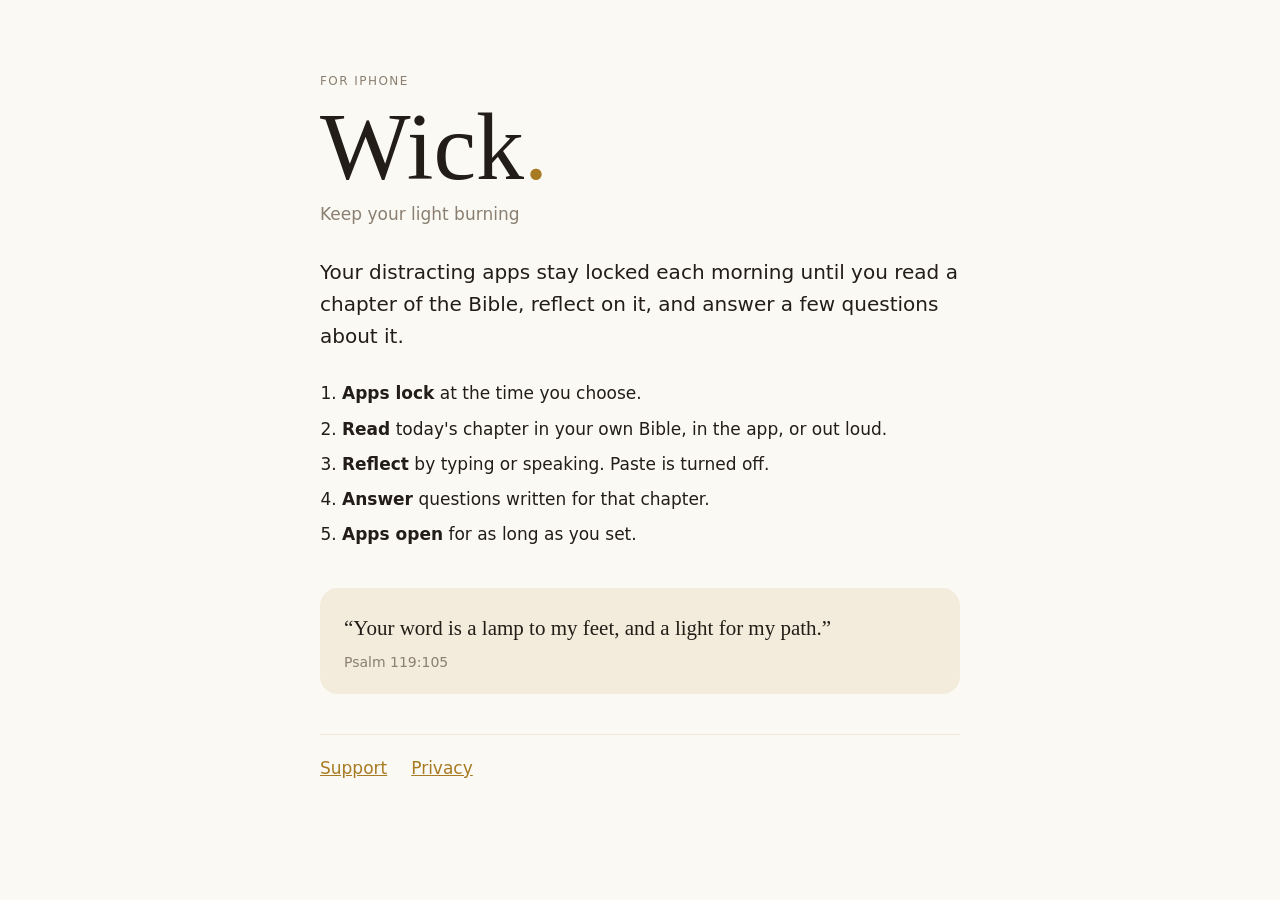
<file: index.html>
<!doctype html>
<html lang="en">
<head>
<meta charset="utf-8">
<meta name="viewport" content="width=device-width, initial-scale=1">
<title>Wick</title>
<meta name="description" content="Wick keeps your distracting apps locked each morning until you read a chapter of the Bible, reflect on it, and answer a few questions.">
<link rel="stylesheet" href="/style.css">
</head>
<body>
<main class="wrap">
  <p class="eyebrow">For iPhone</p>
  <h1>Wick<span>.</span></h1>
  <p class="gloss">Keep your light burning</p>
  <p class="lede">Your distracting apps stay locked each morning until you read a chapter of the Bible, reflect on it, and answer a few questions about it.</p>
  <ol class="steps">
    <li><b>Apps lock</b> at the time you choose.</li>
    <li><b>Read</b> today's chapter in your own Bible, in the app, or out loud.</li>
    <li><b>Reflect</b> by typing or speaking. Paste is turned off.</li>
    <li><b>Answer</b> questions written for that chapter.</li>
    <li><b>Apps open</b> for as long as you set.</li>
  </ol>
  <blockquote>“Your word is a lamp to my feet, and a light for my path.”<cite>Psalm 119:105</cite></blockquote>
  <nav><a href="/support">Support</a><a href="/privacy">Privacy</a></nav>
</main>
</body>
</html>
</file>
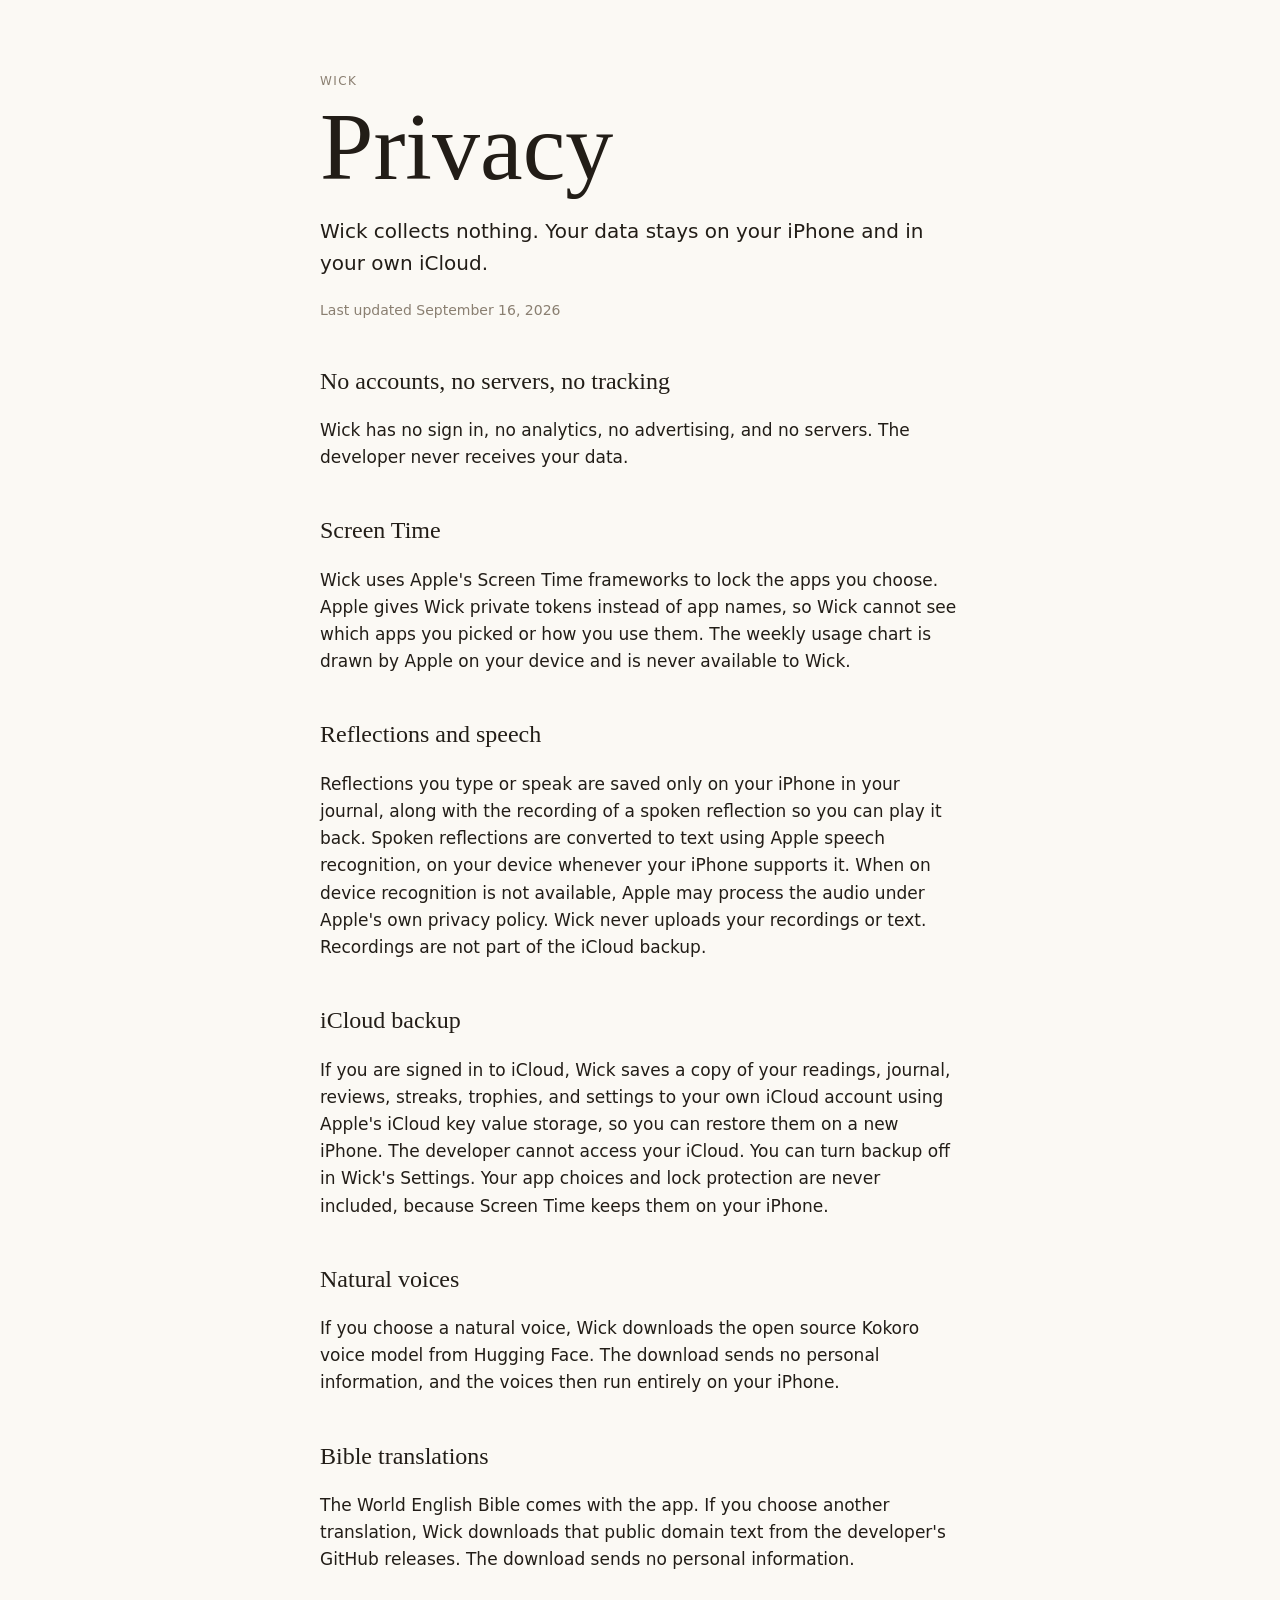
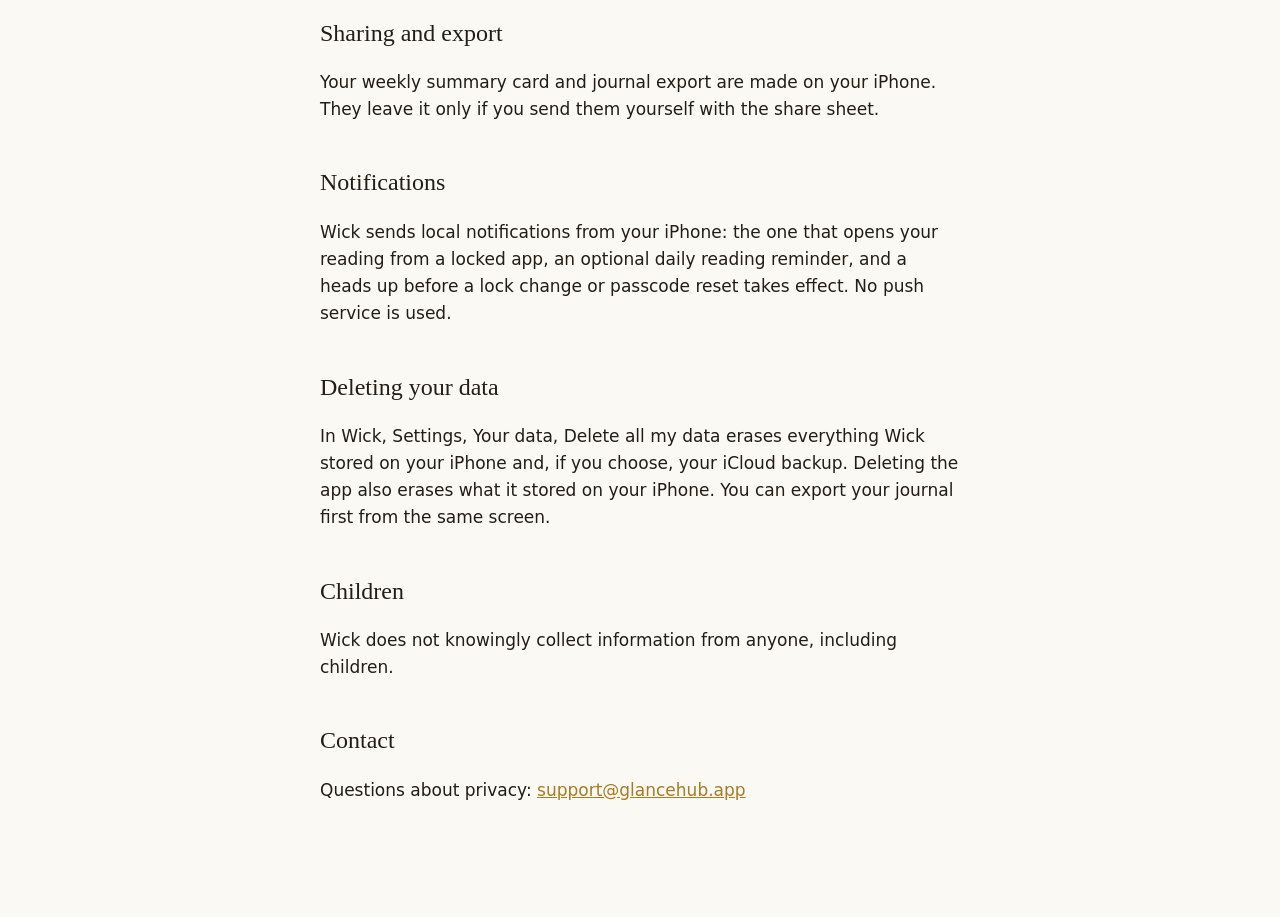
<file: privacy.html>
<!doctype html>
<html lang="en">
<head>
<meta charset="utf-8">
<meta name="viewport" content="width=device-width, initial-scale=1">
<title>Wick Privacy Policy</title>
<link rel="stylesheet" href="/style.css">
</head>
<body>
<main class="wrap">
  <p class="eyebrow"><a href="/">Wick</a></p>
  <h1>Privacy</h1>
  <p class="lede">Wick collects nothing. Your data stays on your iPhone and in your own iCloud.</p>
  <p class="meta">Last updated September 16, 2026</p>

  <h2>No accounts, no servers, no tracking</h2>
  <p>Wick has no sign in, no analytics, no advertising, and no servers. The developer never receives your data.</p>

  <h2>Screen Time</h2>
  <p>Wick uses Apple's Screen Time frameworks to lock the apps you choose. Apple gives Wick private tokens instead of app names, so Wick cannot see which apps you picked or how you use them. The weekly usage chart is drawn by Apple on your device and is never available to Wick.</p>

  <h2>Reflections and speech</h2>
  <p>Reflections you type or speak are saved only on your iPhone in your journal, along with the recording of a spoken reflection so you can play it back. Spoken reflections are converted to text using Apple speech recognition, on your device whenever your iPhone supports it. When on device recognition is not available, Apple may process the audio under Apple's own privacy policy. Wick never uploads your recordings or text. Recordings are not part of the iCloud backup.</p>

  <h2>iCloud backup</h2>
  <p>If you are signed in to iCloud, Wick saves a copy of your readings, journal, reviews, streaks, trophies, and settings to your own iCloud account using Apple's iCloud key value storage, so you can restore them on a new iPhone. The developer cannot access your iCloud. You can turn backup off in Wick's Settings. Your app choices and lock protection are never included, because Screen Time keeps them on your iPhone.</p>

  <h2>Natural voices</h2>
  <p>If you choose a natural voice, Wick downloads the open source Kokoro voice model from Hugging Face. The download sends no personal information, and the voices then run entirely on your iPhone.</p>

  <h2>Bible translations</h2>
  <p>The World English Bible comes with the app. If you choose another translation, Wick downloads that public domain text from the developer's GitHub releases. The download sends no personal information.</p>

  <h2>Sharing and export</h2>
  <p>Your weekly summary card and journal export are made on your iPhone. They leave it only if you send them yourself with the share sheet.</p>

  <h2>Notifications</h2>
  <p>Wick sends local notifications from your iPhone: the one that opens your reading from a locked app, an optional daily reading reminder, and a heads up before a lock change or passcode reset takes effect. No push service is used.</p>

  <h2>Deleting your data</h2>
  <p>In Wick, Settings, Your data, Delete all my data erases everything Wick stored on your iPhone and, if you choose, your iCloud backup. Deleting the app also erases what it stored on your iPhone. You can export your journal first from the same screen.</p>

  <h2>Children</h2>
  <p>Wick does not knowingly collect information from anyone, including children.</p>

  <h2>Contact</h2>
  <p>Questions about privacy: <a href="mailto:support@glancehub.app?subject=Wick%20privacy">support@glancehub.app</a></p>
</main>
</body>
</html>
</file>
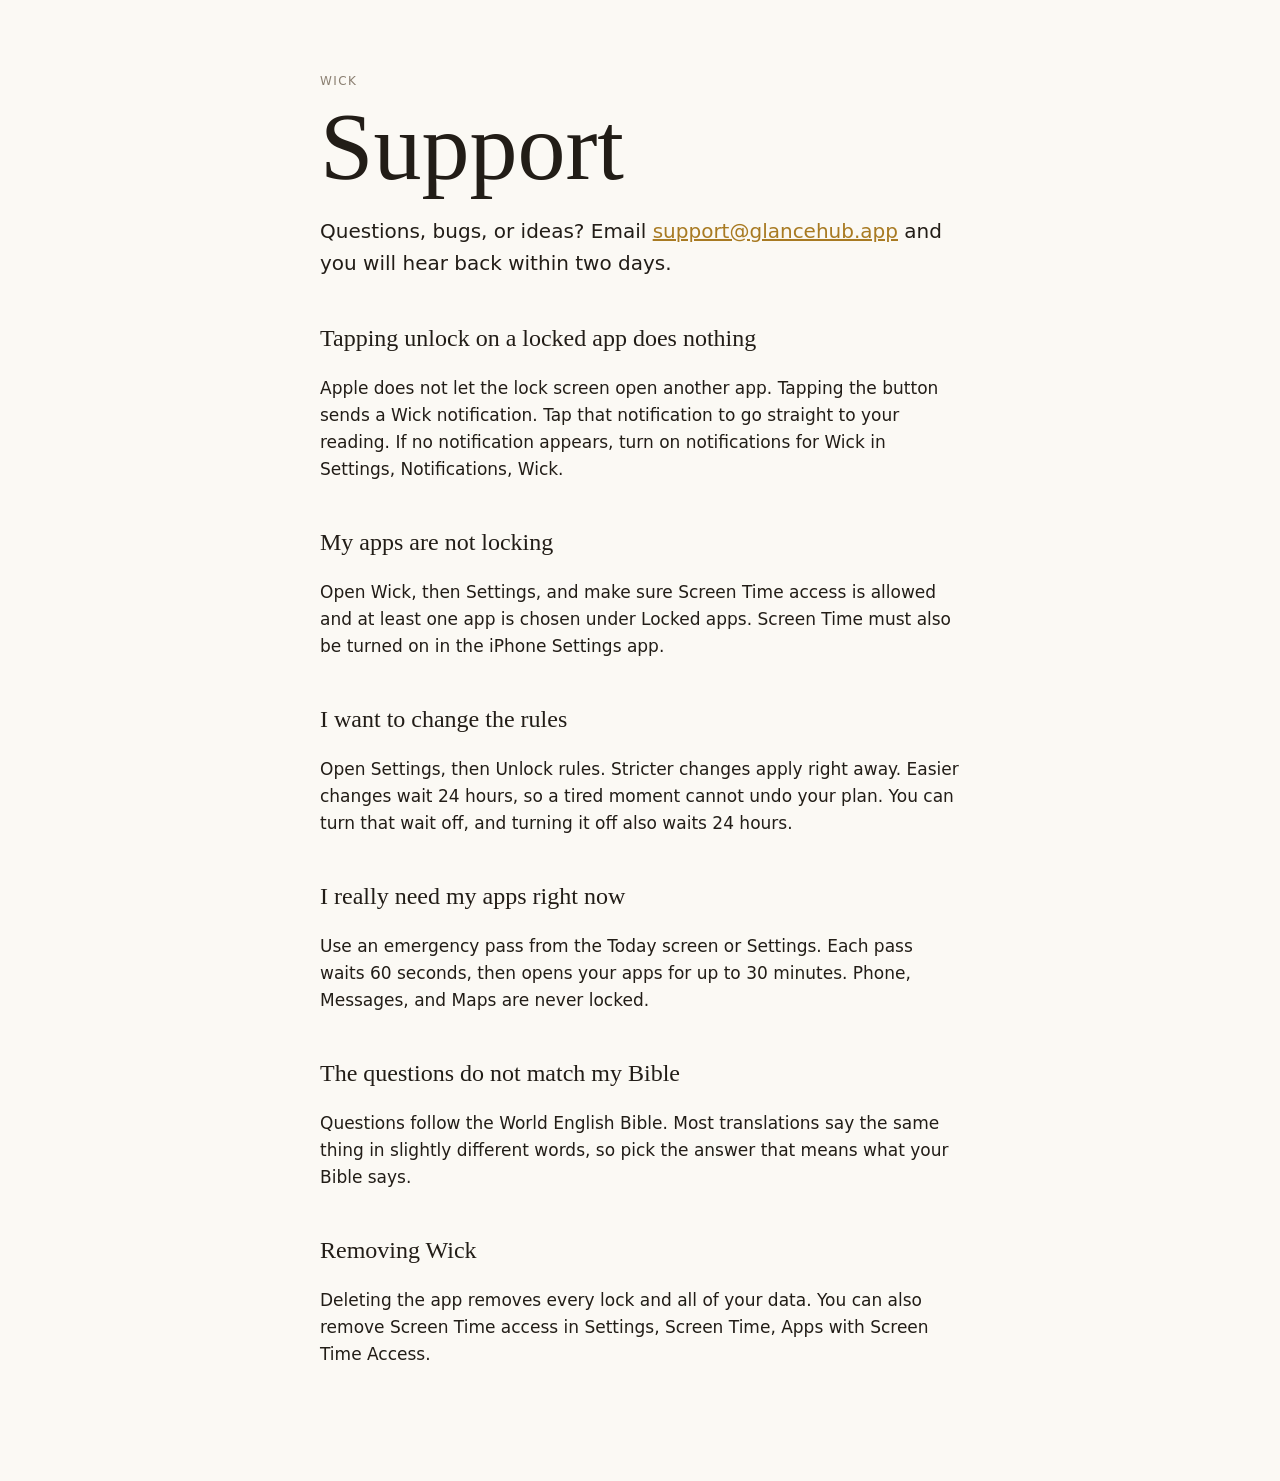
<file: support.html>
<!doctype html>
<html lang="en">
<head>
<meta charset="utf-8">
<meta name="viewport" content="width=device-width, initial-scale=1">
<title>Wick Support</title>
<link rel="stylesheet" href="/style.css">
</head>
<body>
<main class="wrap">
  <p class="eyebrow"><a href="/">Wick</a></p>
  <h1>Support</h1>
  <p class="lede">Questions, bugs, or ideas? Email <a href="mailto:support@glancehub.app?subject=Wick%20support">support@glancehub.app</a> and you will hear back within two days.</p>

  <h2>Tapping unlock on a locked app does nothing</h2>
  <p>Apple does not let the lock screen open another app. Tapping the button sends a Wick notification. Tap that notification to go straight to your reading. If no notification appears, turn on notifications for Wick in Settings, Notifications, Wick.</p>

  <h2>My apps are not locking</h2>
  <p>Open Wick, then Settings, and make sure Screen Time access is allowed and at least one app is chosen under Locked apps. Screen Time must also be turned on in the iPhone Settings app.</p>

  <h2>I want to change the rules</h2>
  <p>Open Settings, then Unlock rules. Stricter changes apply right away. Easier changes wait 24 hours, so a tired moment cannot undo your plan. You can turn that wait off, and turning it off also waits 24 hours.</p>

  <h2>I really need my apps right now</h2>
  <p>Use an emergency pass from the Today screen or Settings. Each pass waits 60 seconds, then opens your apps for up to 30 minutes. Phone, Messages, and Maps are never locked.</p>

  <h2>The questions do not match my Bible</h2>
  <p>Questions follow the World English Bible. Most translations say the same thing in slightly different words, so pick the answer that means what your Bible says.</p>

  <h2>Removing Wick</h2>
  <p>Deleting the app removes every lock and all of your data. You can also remove Screen Time access in Settings, Screen Time, Apps with Screen Time Access.</p>
</main>
</body>
</html>
</file>
<file: style.css>
:root { --paper: #FBF9F4; --ink: #221D17; --dim: #8A7F71; --line: #ECE5D8; --gold: #A87A22; }
* { box-sizing: border-box; }
body { margin: 0; background: var(--paper); color: var(--ink); font: 17px/1.6 -apple-system, BlinkMacSystemFont, "Segoe UI", system-ui, sans-serif; padding-inline: 20px; }
.wrap { max-width: 640px; margin: 0 auto; padding-block: 72px 96px; }
.eyebrow { font-size: 12px; letter-spacing: .12em; text-transform: uppercase; color: var(--dim); margin: 0; }
.eyebrow a { color: inherit; text-decoration: none; }
h1 { font-family: "New York", "Iowan Old Style", Georgia, serif; font-weight: 500; font-size: clamp(56px, 12vw, 96px); line-height: 1; margin: 8px 0 6px; }
h1 span { color: var(--gold); }
h2 { font-family: "New York", "Iowan Old Style", Georgia, serif; font-weight: 500; font-size: 24px; margin: 40px 0 8px; }
.gloss { color: var(--dim); margin: 0 0 28px; }
.lede { font-size: 20px; }
.meta { color: var(--dim); font-size: 14px; }
.steps { padding-left: 22px; margin: 28px 0; }
.steps li { margin: 8px 0; }
blockquote { margin: 40px 0; padding: 24px; background: #F3EBDB; border-radius: 18px; font-family: "New York", Georgia, serif; font-size: 21px; }
cite { display: block; font: 14px -apple-system, system-ui, sans-serif; color: var(--dim); margin-top: 8px; font-style: normal; }
a { color: var(--gold); }
nav { display: flex; gap: 24px; border-top: 1px solid var(--line); padding-top: 20px; }
</file>
